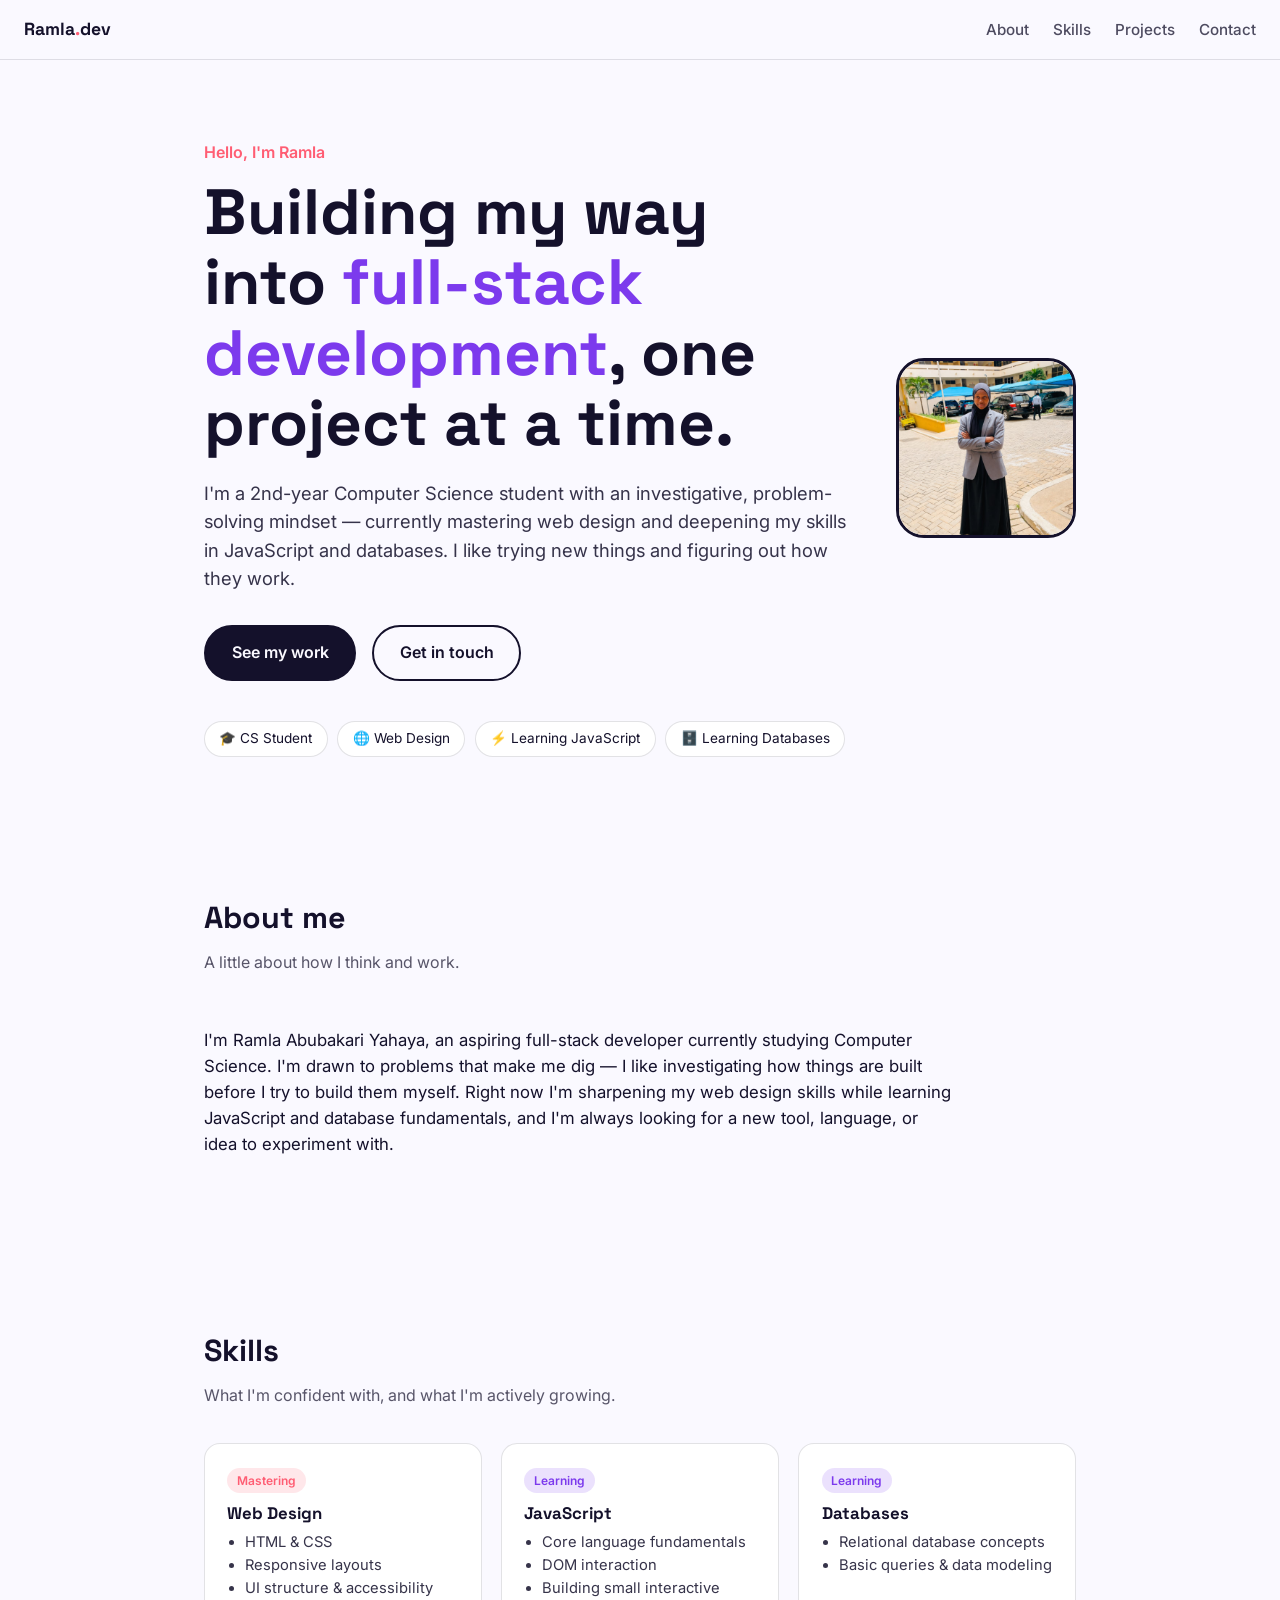
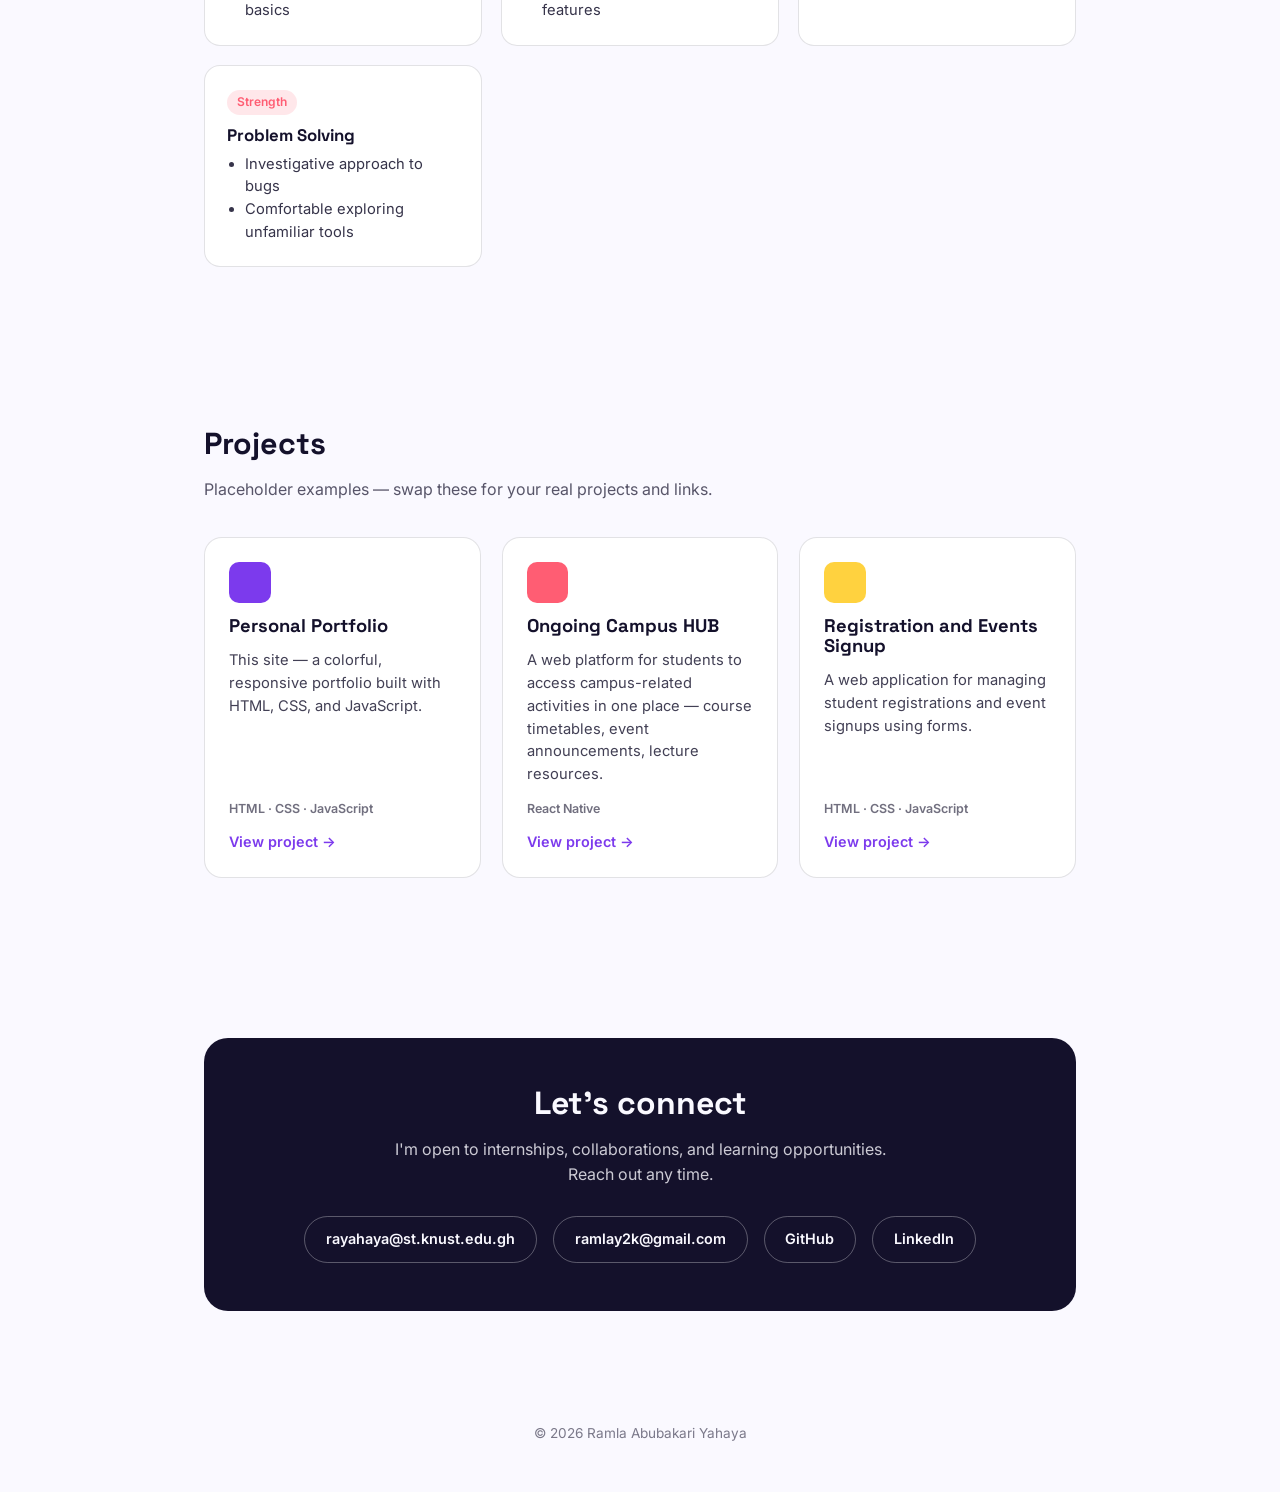
<file: index.html>
<!DOCTYPE html>
<html lang="en">
<head>
<meta charset="UTF-8">
<meta name="viewport" content="width=device-width, initial-scale=1, viewport-fit=cover">
<title>Ramla Abubakari Yahaya — Aspiring Full-Stack Developer</title>
<link rel="preconnect" href="https://fonts.googleapis.com">
<link rel="preconnect" href="https://fonts.gstatic.com" crossorigin>
<link href="https://fonts.googleapis.com/css2?family=Space+Grotesk:wght@500;700&family=Inter:wght@400;500;600&display=swap" rel="stylesheet">
<style>
  :root{
    --ink:#14112B; --paper:#FAF9FF; --violet:#7C3AED; --coral:#FF5D73; --yellow:#FFD23F;
    --card:#FFFFFF; --line:rgba(20,17,43,0.12);
    padding-top: env(safe-area-inset-top,0px);
    padding-bottom: env(safe-area-inset-bottom,0px);
  }
  @media (prefers-color-scheme: dark){
    :root:not([data-theme="light"]){ --ink:#F2F0FF; --paper:#100D24; --card:#191533; --line:rgba(242,240,255,0.14); }
  }
  :root[data-theme="dark"]{ --ink:#F2F0FF; --paper:#100D24; --card:#191533; --line:rgba(242,240,255,0.14); }

  *{box-sizing:border-box;}
  html{scroll-behavior:smooth; scroll-padding-top: calc(76px + env(safe-area-inset-top,0px));}
  body{margin:0; background:var(--paper); color:var(--ink); font-family:'Inter',sans-serif; line-height:1.55;}
  h1,h2,h3{font-family:'Space Grotesk',sans-serif; margin:0; line-height:1.1;}
  a{color:inherit;}
  section{padding:5rem 1.5rem; max-width:920px; margin:0 auto;}
  .container-wide{max-width:1080px;}

  header{
    position:sticky; top:0; z-index:10; background:var(--paper);
    border-bottom:1px solid var(--line);
    padding: calc(1rem + env(safe-area-inset-top,0px)) 1.5rem 1rem;
    display:flex; justify-content:space-between; align-items:center;
  }
  header .mark{font-family:'Space Grotesk',sans-serif; font-weight:700; font-size:1.1rem;}
  header nav{display:flex; gap:1.5rem; font-size:.95rem; font-weight:500;}
  header nav a{text-decoration:none; opacity:.75;}
  header nav a:hover{opacity:1;}

  .hero{padding-top:5rem; padding-bottom:4rem; display:grid; grid-template-columns:1fr auto; gap:2.5rem; align-items:center;}
  .hero .eyebrow{color:var(--coral); font-weight:600; font-size:1rem; margin-bottom:.75rem;}
  .hero h1{font-size:clamp(2.4rem, 6vw, 4rem); max-width:14ch;}
  .hero h1 .hl{color:var(--violet);}
  .hero p{max-width:56ch; font-size:1.15rem; margin-top:1.25rem; opacity:.85;}
  .hero .cta-row{margin-top:2rem; display:flex; gap:1rem; flex-wrap:wrap;}
  .hero-photo{
    width:180px; height:180px; border-radius:28px; overflow:hidden;
    border:3px solid var(--ink); background:linear-gradient(135deg,var(--violet),var(--coral));
    display:flex; align-items:center; justify-content:center; flex-shrink:0;
  }
  .hero-photo img{width:100%; height:100%; object-fit:cover; display:block;}
  .hero-photo .initials{font-family:'Space Grotesk',sans-serif; font-size:3rem; font-weight:700; color:#fff;}
  @media (max-width:700px){ .hero{grid-template-columns:1fr; text-align:left;} .hero-photo{width:140px; height:140px;} }
  .btn{
    display:inline-block; padding:.85rem 1.6rem; border-radius:999px; font-weight:600;
    text-decoration:none; border:2px solid var(--ink); transition:transform .15s ease;
  }
  .btn:hover{transform:translateY(-2px);}
  .btn.solid{background:var(--ink); color:var(--paper);}
  .btn.solid:hover{background:var(--violet); border-color:var(--violet); color:#fff;}

  .badge-row{margin-top:2.5rem; display:flex; gap:.6rem; flex-wrap:wrap;}
  .badge{
    border:1px solid var(--line); padding:.4rem .9rem; border-radius:999px; font-size:.85rem;
    background:var(--card);
  }

  h2.section-title{font-size:1.9rem; margin-bottom:.4rem;}
  .section-sub{opacity:.7; margin-bottom:2.2rem; max-width:60ch;}

  .about-grid{display:grid; grid-template-columns: 1fr; gap:1rem;}
  .about-grid p{max-width:68ch; font-size:1.05rem;}

  .skills-grid{display:grid; grid-template-columns:repeat(auto-fit,minmax(220px,1fr)); gap:1.2rem;}
  .skill-card{border:1px solid var(--line); background:var(--card); border-radius:16px; padding:1.4rem;}
  .skill-card h3{font-size:1.05rem; margin-bottom:.5rem;}
  .skill-card .tag{
    display:inline-block; font-size:.75rem; font-weight:600; padding:.2rem .6rem;
    border-radius:999px; margin-bottom:.7rem;
  }
  .tag.learning{background:rgba(124,58,237,.15); color:var(--violet);}
  .tag.building{background:rgba(255,93,115,.15); color:var(--coral);}
  .skill-card ul{margin:0; padding-left:1.1rem; font-size:.92rem; opacity:.85;}

  .projects-grid{display:grid; grid-template-columns:repeat(auto-fit,minmax(260px,1fr)); gap:1.3rem;}
  .project-card{
    border:1px solid var(--line); background:var(--card); border-radius:18px; padding:1.5rem;
    display:flex; flex-direction:column; gap:.8rem;
  }
  .project-card .swatch{width:2.6rem; height:2.6rem; border-radius:10px;}
  .project-card h3{font-size:1.15rem;}
  .project-card p{font-size:.92rem; opacity:.8; margin:0; flex-grow:1;}
  .project-card .stack{font-size:.78rem; font-weight:600; opacity:.6;}
  .project-card a{font-size:.9rem; font-weight:600; color:var(--violet); text-decoration:none;}

  .contact-box{
    background:var(--ink); color:var(--paper); border-radius:24px; padding:3rem 2rem;
    text-align:center;
  }
  .contact-box h2{color:var(--paper); font-size:2rem;}
  .contact-box p{opacity:.8; max-width:50ch; margin:1rem auto 1.8rem;}
  .contact-links{display:flex; gap:1rem; justify-content:center; flex-wrap:wrap;}
  .contact-links a{
    border:1px solid rgba(255,255,255,.3); padding:.7rem 1.3rem; border-radius:999px;
    text-decoration:none; font-size:.9rem; font-weight:600;
  }
  .contact-links a:hover{background:rgba(255,255,255,.12);}

  footer{text-align:center; padding:2rem 1.5rem 3rem; font-size:.85rem; opacity:.55;}

  :focus-visible{outline:3px solid var(--coral); outline-offset:2px;}
  @media (prefers-reduced-motion: reduce){ *{scroll-behavior:auto !important; transition:none !important;} }
  @media (max-width:600px){ header nav{gap:1rem; font-size:.85rem;} section{padding:3.2rem 1.2rem;} }
</style>
</head>
<body>

<header>
  <span class="mark">Ramla<span style="color:var(--coral)">.</span>dev</span>
  <nav>
    <a href="#about">About</a>
    <a href="#skills">Skills</a>
    <a href="#projects">Projects</a>
    <a href="#contact">Contact</a>
  </nav>
</header>

<section class="hero">
  <div>
    <div class="eyebrow">Hello, I'm Ramla</div>
    <h1>Building my way into <span class="hl">full-stack development</span>, one project at a time.</h1>
    <p>I'm a 2nd-year Computer Science student with an investigative, problem-solving mindset — currently mastering web design and deepening my skills in JavaScript and databases. I like trying new things and figuring out how they work.</p>
    <div class="cta-row">
      <a class="btn solid" href="#projects">See my work</a>
      <a class="btn" href="#contact">Get in touch</a>
    </div>
    <div class="badge-row">
      <span class="badge">🎓 CS Student</span>
      <span class="badge">🌐 Web Design</span>
      <span class="badge">⚡ Learning JavaScript</span>
      <span class="badge">🗄️ Learning Databases</span>
    </div>
  </div>
  <div class="hero-photo">
    <!-- Put a photo file named profile.jpg in the same folder as this HTML file, and this will display automatically. Until then, it shows your initials. -->
    <img src="profile.jpeg" alt="Ramla Abubakari Yahaya" onerror="this.style.display='none'; this.nextElementSibling.style.display='flex';">
    <span class="initials" style="display:none;">RA</span>
  </div>
</section>

<section id="about">
  <h2 class="section-title">About me</h2>
  <p class="section-sub">A little about how I think and work.</p>
  <div class="about-grid">
    <p>I'm Ramla Abubakari Yahaya, an aspiring full-stack developer currently studying Computer Science. I'm drawn to problems that make me dig — I like investigating how things are built before I try to build them myself. Right now I'm sharpening my web design skills while learning JavaScript and database fundamentals, and I'm always looking for a new tool, language, or idea to experiment with.</p>
  </div>
</section>

<section id="skills">
  <h2 class="section-title">Skills</h2>
  <p class="section-sub">What I'm confident with, and what I'm actively growing.</p>
  <div class="skills-grid">
    <div class="skill-card">
      <span class="tag building">Mastering</span>
      <h3>Web Design</h3>
      <ul>
        <li>HTML &amp; CSS</li>
        <li>Responsive layouts</li>
        <li>UI structure &amp; accessibility basics</li>
      </ul>
    </div>
    <div class="skill-card">
      <span class="tag learning">Learning</span>
      <h3>JavaScript</h3>
      <ul>
        <li>Core language fundamentals</li>
        <li>DOM interaction</li>
        <li>Building small interactive features</li>
      </ul>
    </div>
    <div class="skill-card">
      <span class="tag learning">Learning</span>
      <h3>Databases</h3>
      <ul>
        <li>Relational database concepts</li>
        <li>Basic queries &amp; data modeling</li>
      </ul>
    </div>
    <div class="skill-card">
      <span class="tag building">Strength</span>
      <h3>Problem Solving</h3>
      <ul>
        <li>Investigative approach to bugs</li>
        <li>Comfortable exploring unfamiliar tools</li>
      </ul>
    </div>
  </div>
</section>

<section id="projects">
  <h2 class="section-title">Projects</h2>
  <p class="section-sub">Placeholder examples — swap these for your real projects and links.</p>
  <div class="projects-grid">
    <div class="project-card">
      <div class="swatch" style="background:var(--violet)"></div>
      <h3>Personal Portfolio</h3>
      <p>This site — a colorful, responsive portfolio built with HTML, CSS, and JavaScript.</p>
      <div class="stack">HTML · CSS · JavaScript</div>
      <a href="#">View project →</a>
    </div>
    <div class="project-card">
      <div class="swatch" style="background:var(--coral)"></div>
      <h3>Ongoing Campus HUB</h3>
      <p>A web platform for  students to access campus-related activities in one place — course timetables, event announcements, lecture resources.</p>
      <div class="stack">React Native</div>
      <a href="#">View project →</a>
    </div>
    <div class="project-card">
      <div class="swatch" style="background:var(--yellow)"></div>
      <h3>Registration and Events Signup</h3>
      <p>A web application for managing student registrations and event signups using forms.</p>
      <div class="stack">HTML · CSS · JavaScript</div>
      <a href="#">View project →</a>
    </div>
  </div>
</section>

<section id="contact">
  <div class="contact-box">
    <h2>Let's connect</h2>
    <p>I'm open to internships, collaborations, and learning opportunities. Reach out any time.</p>
    <div class="contact-links">
      <a href="mailto:rayahaya@st.knust.edu.gh">rayahaya@st.knust.edu.gh</a>
      <a href="mailto:ramlay2k@gmail.com">ramlay2k@gmail.com</a>
      <a href="https://github.com/rayahaya" target="_blank" rel="noopener">GitHub</a>
      <a href="https://linkedin.com/in/ramla-abubakari-yahaya-a95a203aa" target="_blank" rel="noopener">LinkedIn</a>
    </div>
  </div>
</section>

<footer>&copy; <span id="year"></span> Ramla Abubakari Yahaya</footer>

<script>
  document.getElementById('year').textContent = new Date().getFullYear();
</script>

</body>
</html>
</file>
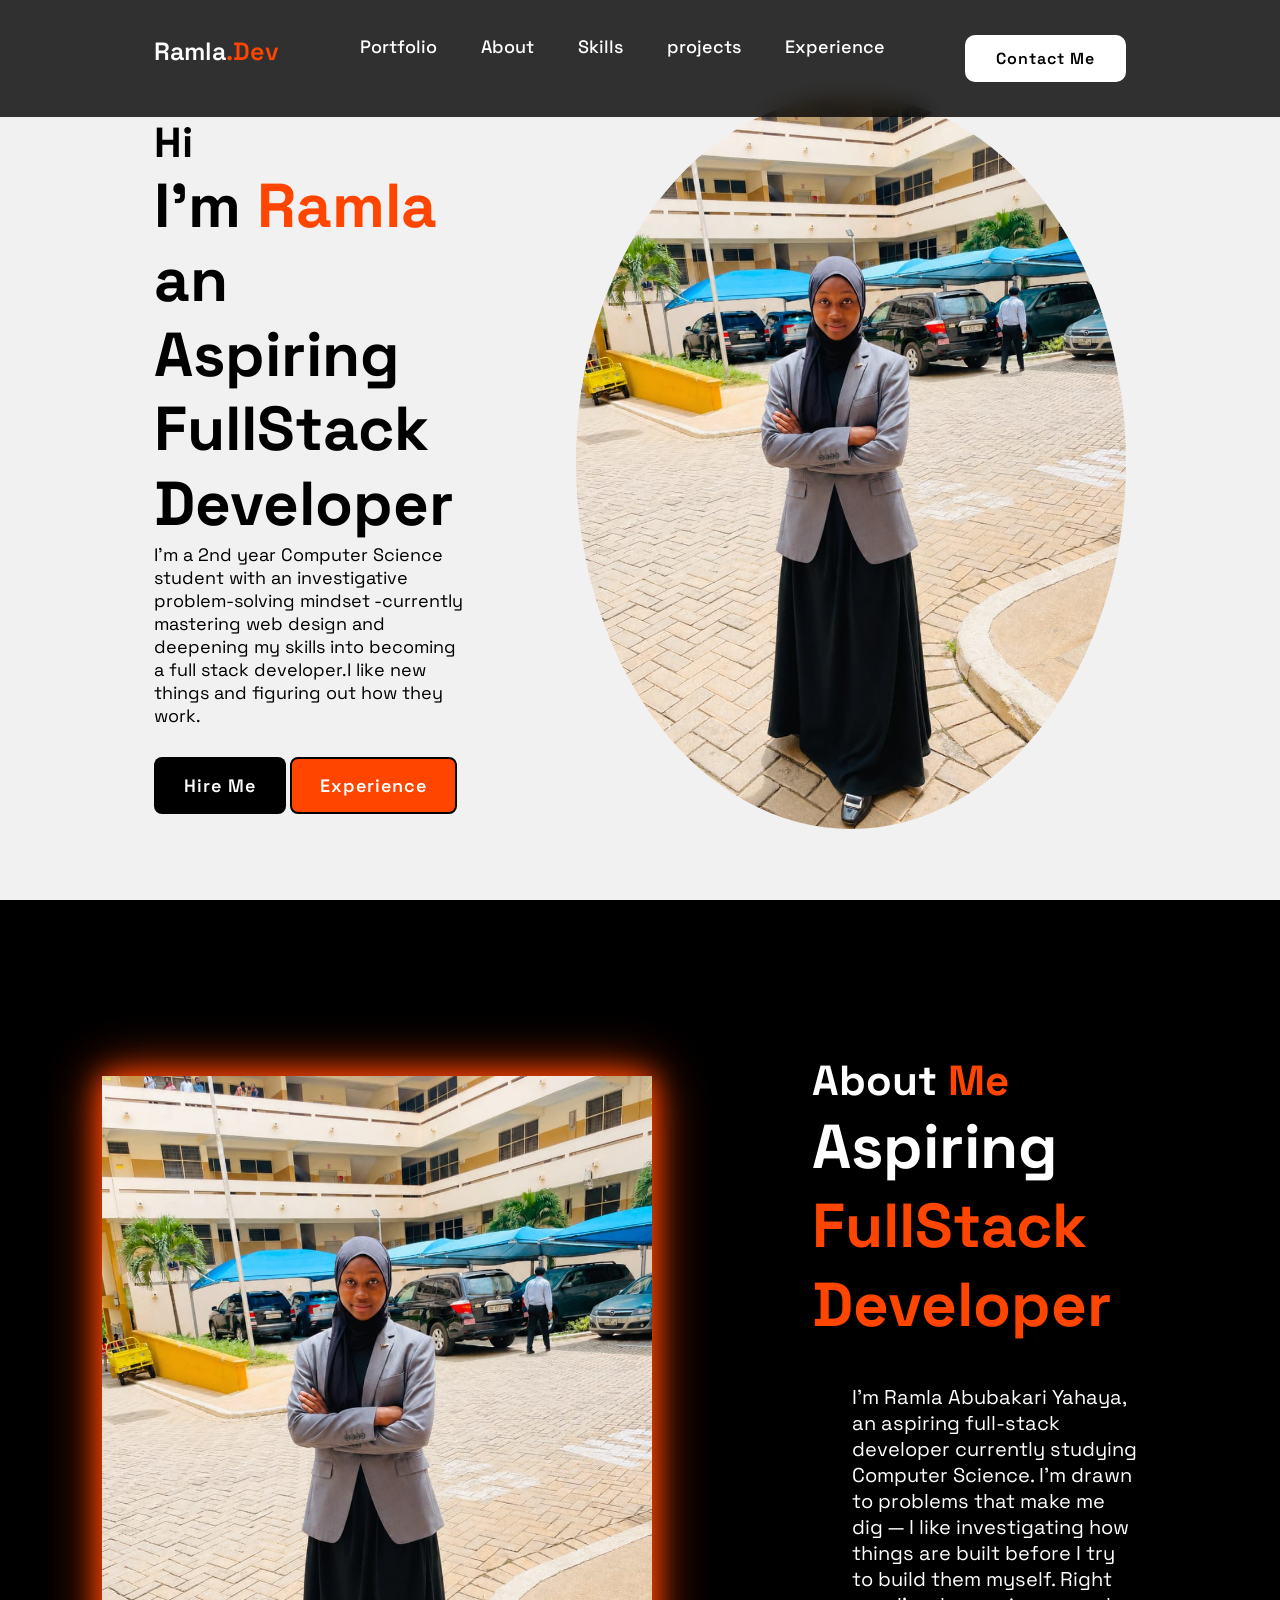
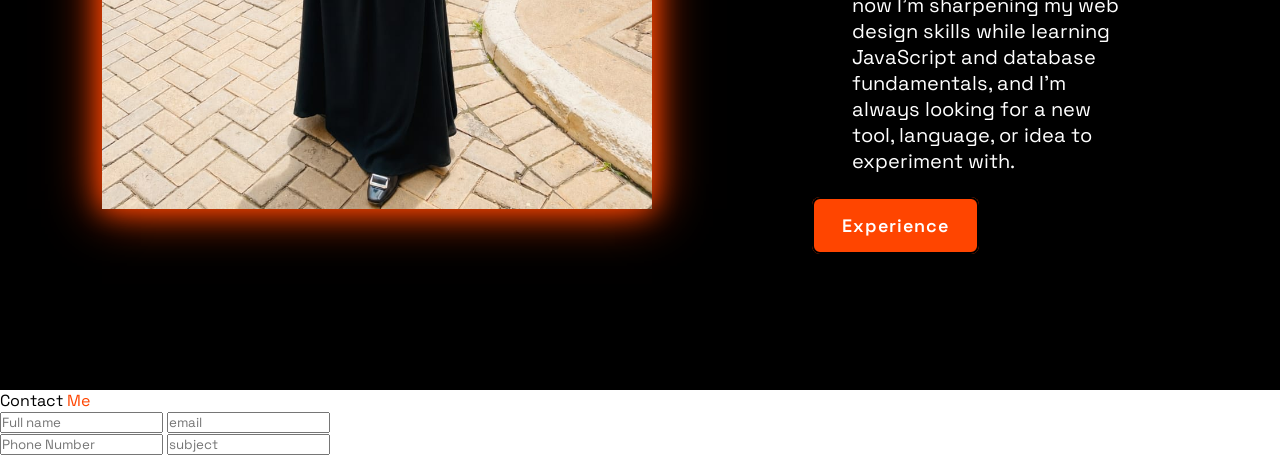
<file: my personal portfolio/index.html>
<!DOCTYPE html>
<html lang="en">
<head>
    <meta charset="UTF-8">
    <meta name="viewport" content="width=device-width, initial-scale=1.0">
    <title>My personal portfolio</title>
    <link rel="preconnect" href="https://fonts.googleapis.com">
<link rel="preconnect" href="https://fonts.gstatic.com" crossorigin>
<link href="https://fonts.googleapis.com/css2?family=Space+Grotesk:wght@500;700&family=Inter:wght@400;500;600&display=swap" rel="stylesheet">
<link rel="stylesheet" href="./index.css">
</head>
<body>
    <header class="header">
        <a href="a" class="logo">Ramla<span>.Dev</span></a>

        <nav class="navbar">
            <a href="#" class="active">Portfolio</a>
            <a href="#">About</a>
            <a href="#">Skills</a>
            <a href="#">projects</a>
            <a href="#">Experience</a>
            
        </nav>
        <a href="#" class="contact">Contact Me</a>
    </header>

    <section class="home">
        <div class="home-content">
            <h3>Hi</h3>
            <h1>I'm <span>Ramla</span> an Aspiring FullStack Developer</h1>
            <p>I'm a 2nd year Computer Science student with an investigative
                problem-solving mindset  -currently mastering web design and 
                deepening my skills into becoming a full stack developer.I like 
                new things and figuring out how they work.
            </p>

            <div class="btn">
            <button class="btn-1">Hire Me</button>
            <button class="btn-2">Experience</button>
            </div>
            

        </div>
        <div class="img-box">
            <img src="profile.jpeg" alt="my profile pic">
        </div>
        

    </section>
    <section class="about">
        <div class="about-img">
            <img src="profile.jpeg" alt="profile">
        </div>
        <div class="about-content">
            <h2 class="heading">About <span>Me</span></h2>

            <h3>Aspiring <span>FullStack Developer</span></h3>

            <p>I'm Ramla Abubakari Yahaya, an aspiring full-stack developer currently studying Computer Science.
               I'm drawn to problems that make me dig — I like investigating how things are built before I try to build them myself.
               Right now I'm sharpening my web design skills while learning JavaScript and database fundamentals, and I'm always looking for a new tool,
               language, or idea to experiment with.
            </p>
            <a href="#" class="btn-2">Experience</a>
        </div>
    </section>

    <section class="contact-form">
        <h class="contact-form">Contact <span>Me</span></h>

        <form action="#">
            
            <div class="input-box">
                <input type="text" placeholder="Full name">
                <input type="email" placeholder="email">
             </div>

            <div class="input-box">
                <input type="number" placeholder="Phone Number">
                <input type="text" placeholder="subject">
             </div>

            
   
           
        </form>
    </section>
    
</body>
</html>
</file>
<file: my personal portfolio/index.css>
*{
    margin: 0;
    padding: 0;
    box-sizing: border-box;
    font-family: 'Space Grotesk',sans-serif;
    text-decoration: none;
    list-style: none;
}
.header{
    position: fixed
    ;
    top: 0;
    left: 0;
    width: 100%;
    padding: 35px 12%;
    background-color:rgb(0,0,0,0.8);
    backdrop-filter: blur(10px);
    display: flex;
    justify-content: space-between;
    z-index: 100;
}
.logo{
    font-size: 25px;
    color: white;
    font-weight: 600;
    transition: 0.3s ease;
    text-size-adjust: initial;
}
.logo:hover{
    color: orangered;
    text-shadow: 0 0 25px orangered, 0 0 50px orangered;
    transform: scale(1.1);
                
}
span{
    color: orangered;
}
.navbar a{
    font-size: 18px;
    color: white;
    font-weight: 500;
    margin: 0 20px;
    border-radius: 3px solid transparent;
    transition: 0.3s ease;

}
.navbar a:hover, a:active{
    color: orangered;
    border-bottom:3px solid orangered;

}
.contact{
    padding: 10px  28px;
    background-color: #fff;
    color: black;
    border: 3px solid transparent;
    border-radius: 10px;
    font-size: 16px;
    letter-spacing: 1px;
    font-weight: 600
    ;
    transition: 0.3s ease;
}
.contact:hover{
    background-color: orangered;
    box-shadow: 0 25px orangered;
    color: white;
}
.home{
    width: 100%;
    min-height: 100vh;
    background-color: rgb(241  241 241);
    display: flex;
    align-items: center;
    gap: 7em;
    padding: 30px 12% 0;
}
.home-content{
    max-width: 800px;

}
.home-content h3{
    font-size: 42px;
}
.home-content h1{
    font-size: 62px;
    line-height: 1.2;

}
.home-content p{
    font-size: 18px;
    margin: 2px 0 30px;

}
.btn-box{
    width: 345px;
    display: flex;
    gap: 2em;
}
.btn-1{
    padding: 15px 28px;
    background-color: black;
    color: white;
    border: 2px solid transparent;
    border-radius: 8px;
    font-size: 18px;
    letter-spacing: 1px;
    font-weight: 600;
    transition: 0.3s ease;
    cursor: pointer;


}
.btn-1:hover{
    background-color: #fff;
    color: black;
    border: 2px solid black;
}
.btn-2{
     padding: 15px 28px;
    background-color: orangered;
    color: white;
    border: 2px solid black;
    border-radius: 8px;
    font-size: 18px;
    letter-spacing: 1px;
    font-weight: 600;
    transition: 0.3s ease;
    cursor: pointer;


}
.btn-2:hover{
    background-color: #fff;
    color: orangered;
}
.img-box img{
    border-radius: 50%;
    width: 550px;
}
::-webkit-scrollbar{
    width: 15px;
}
::-webkit-scrollbar-thumb{
    background-color: orangered;
}
::-webkit-scrollbar-track{
    background-color: rgb(0,0,0,0.6);
    width: 50px;
}
.about{
    display: flex;
    justify-content:center ;
    align-items: center;
    padding: 12% 8%;
    gap: 10em;
    background-color: black;
}
.about-img img{
    position: relative;
    width: 550px;
    box-shadow: 0 0 25px orangered, 0 0 50px orangered;
    scroll-padding-block-start: 50%;

}
.about-content h2{
    text-align: left;
    color: white;
    font-size: 42px;
}
.about-content h3{
    font-size: 62px;
    color: white;
}
.about-content p{
    color: white;
    font-size: 20px;
    margin: 2em;
}
</file>
